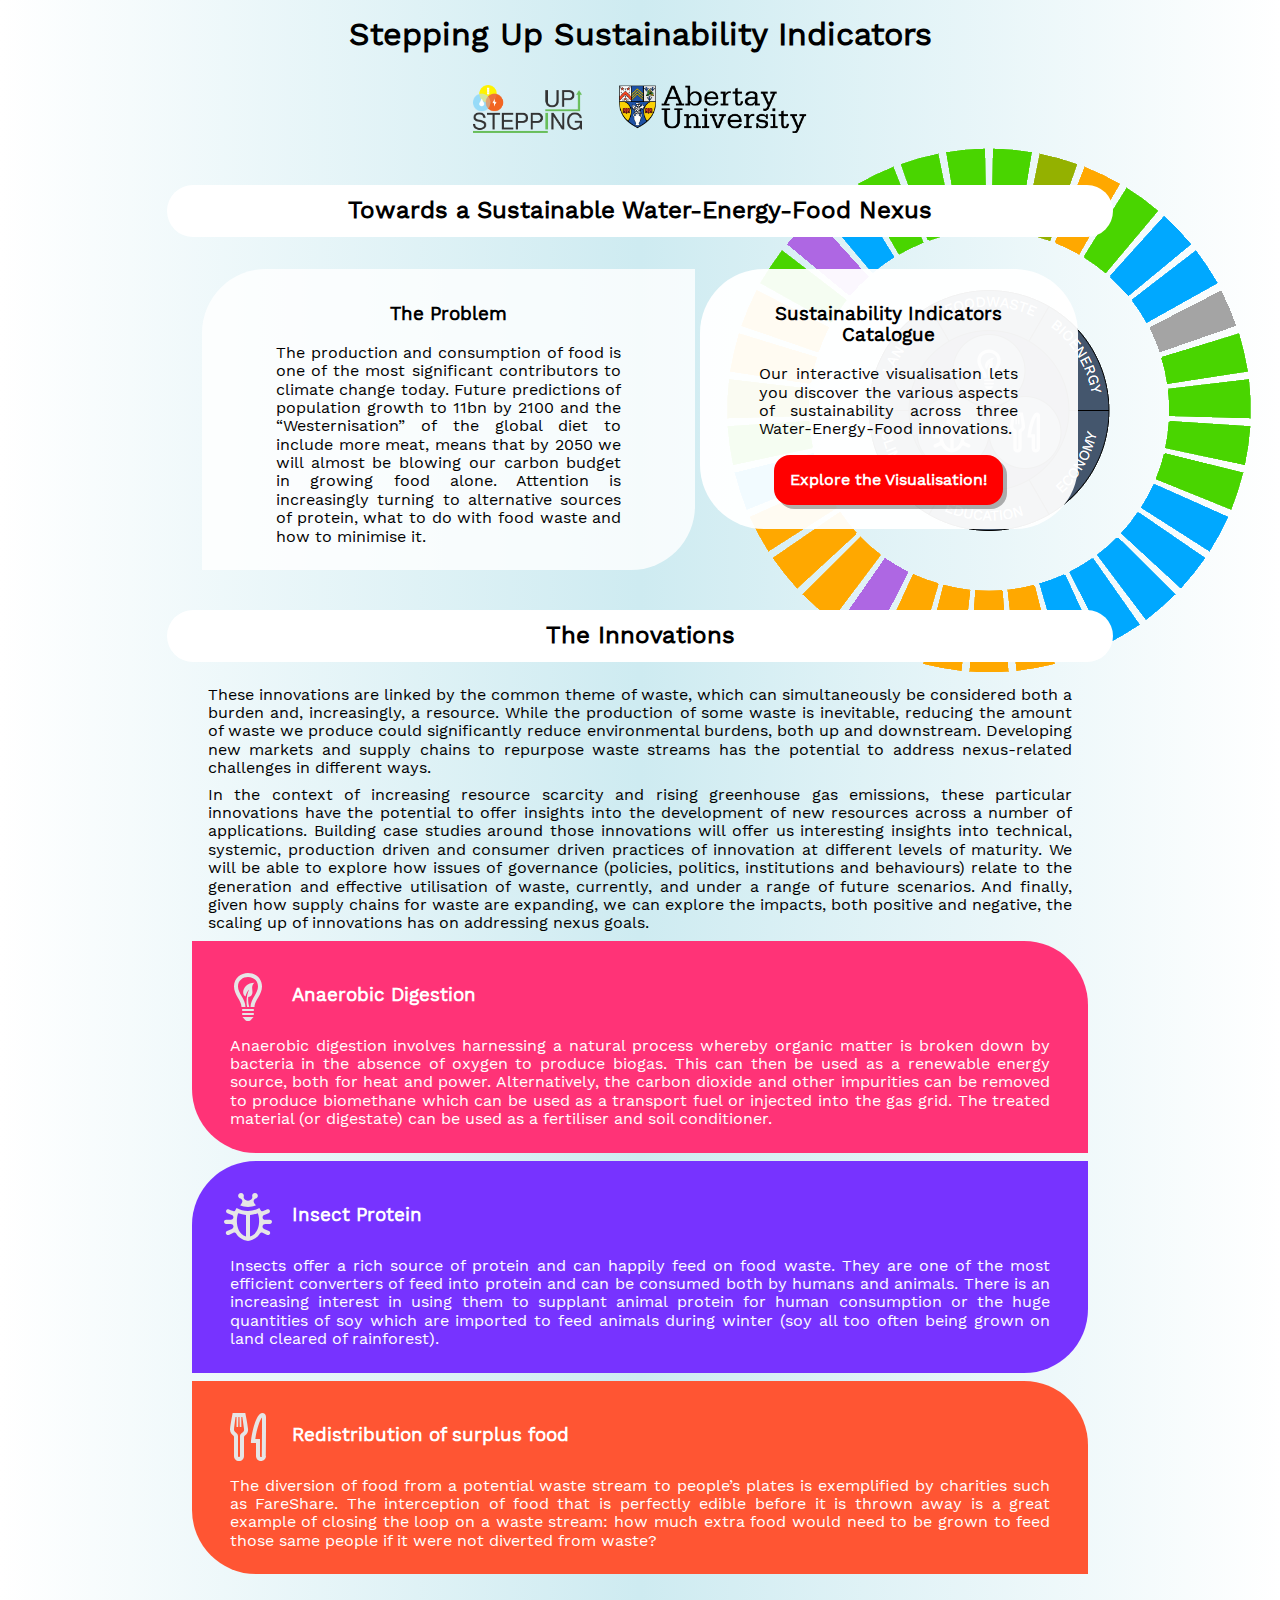
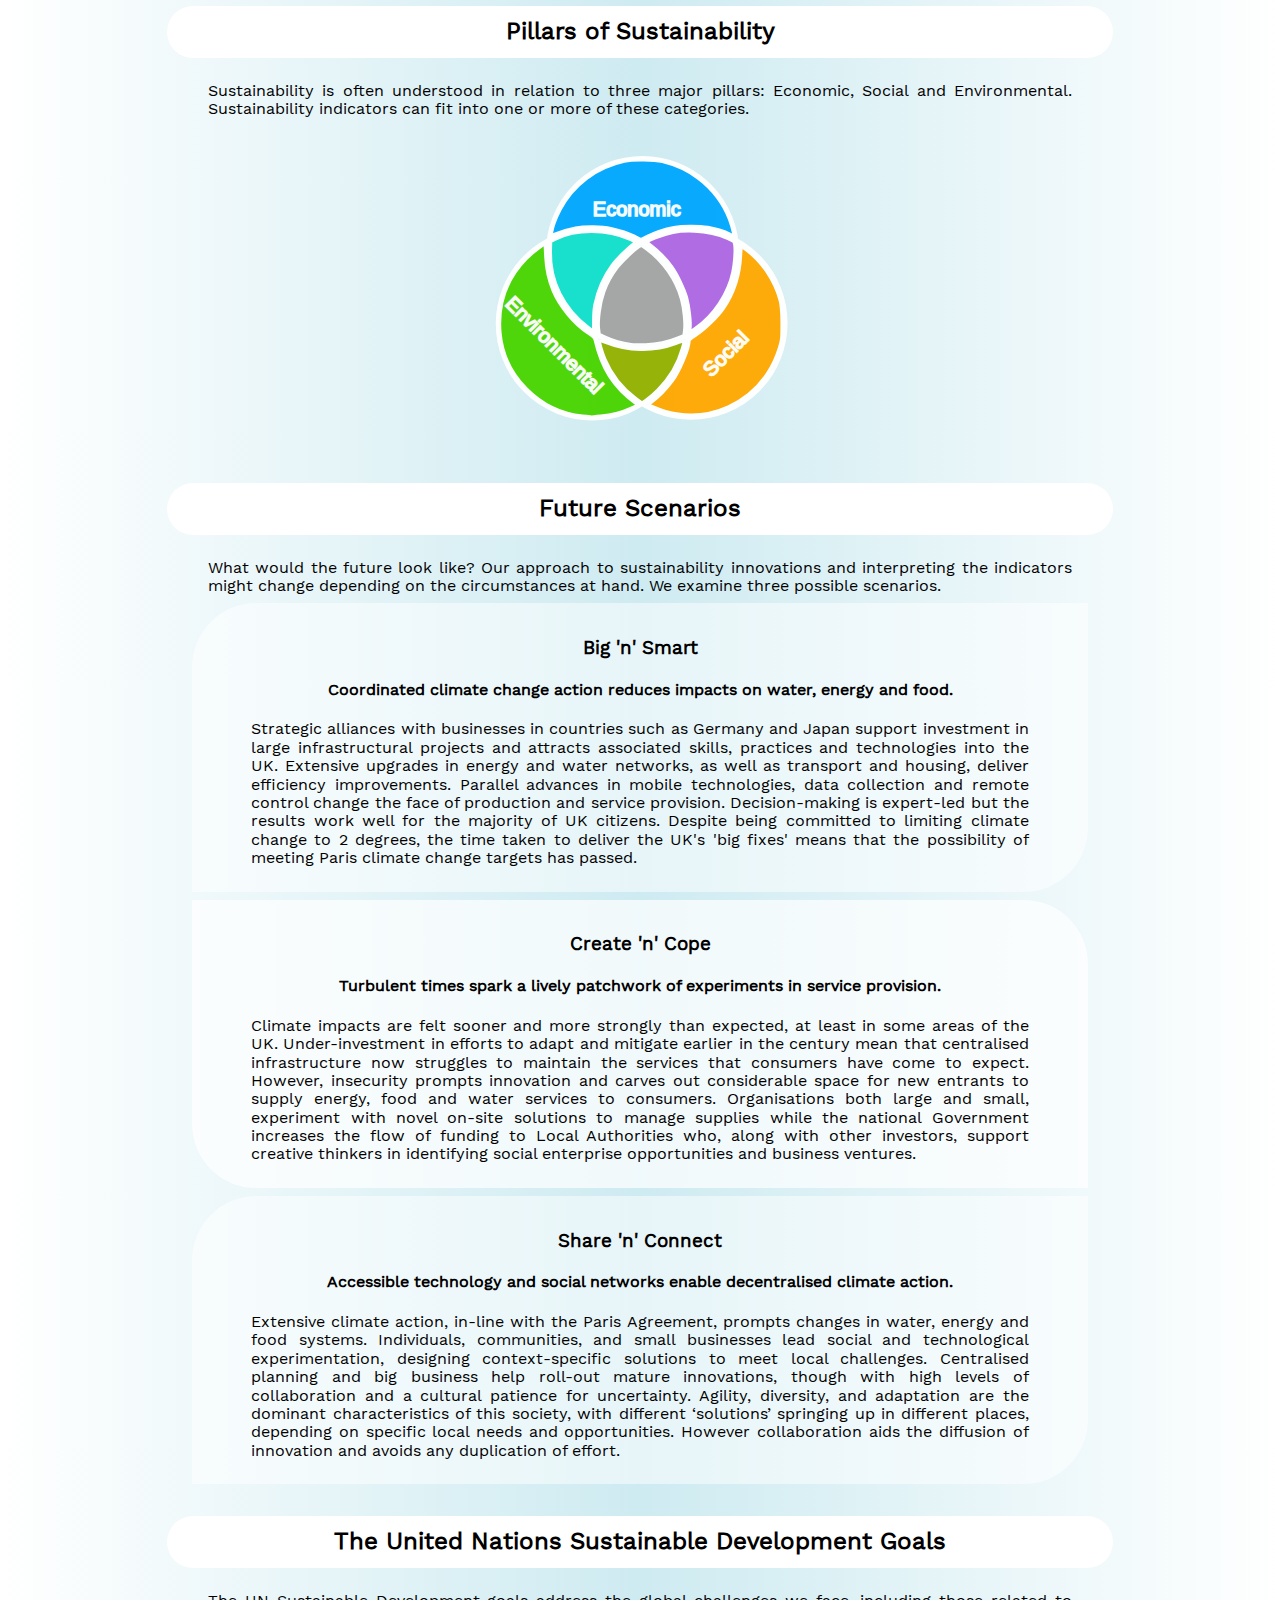
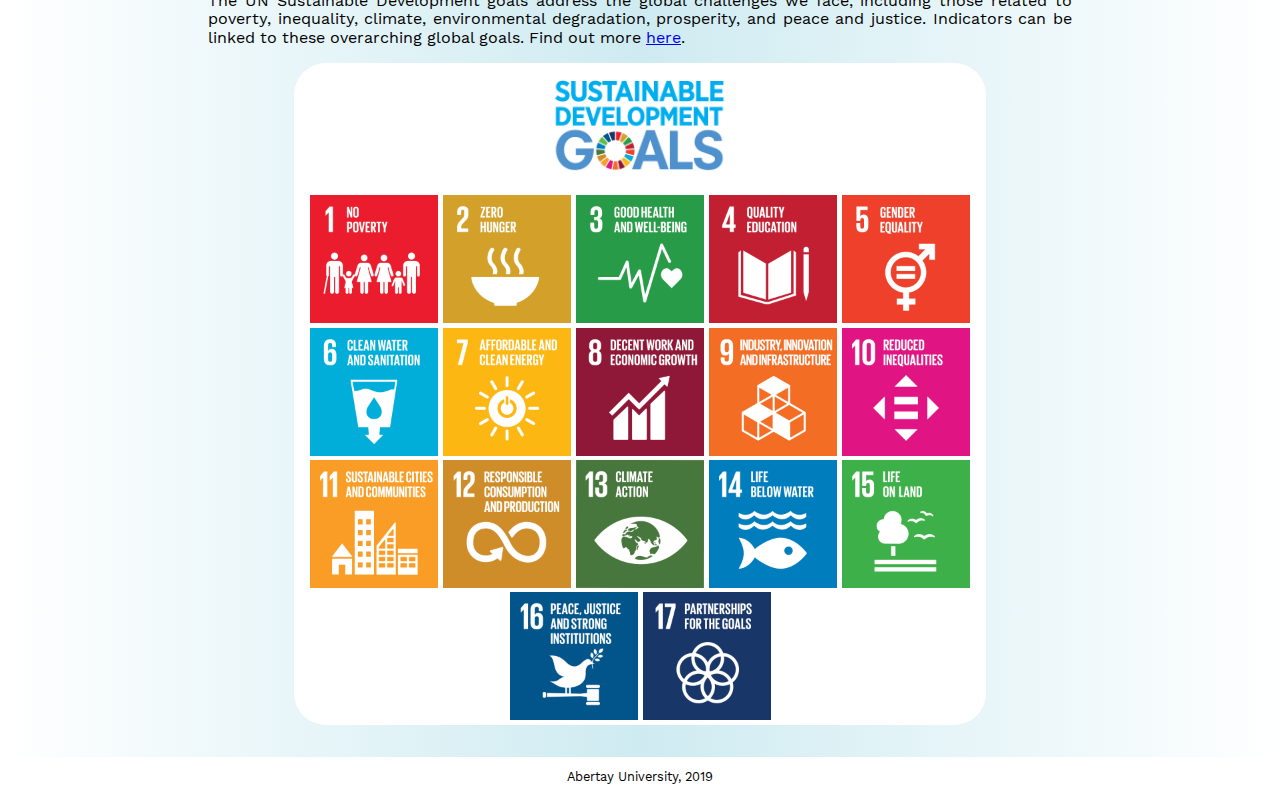
<file: docs/index.html>
<!doctype html>
<html lang="en">
	<head>
		<meta charset="utf-8">
		<meta name="robots" content="noindex, nofollow">
		<meta name="robots" content="nosnippet">
		<meta name="googlebot" content="nosnippet">
		<meta property="og:title" content="STEPPING UP - SUSTAINABILITY INDICATORS">
		<meta property="og:type" content="website">
		<meta property="og:description" content="An interactive catalogue of sustainability indicators.">
		<title>STEPPING UP - SUSTAINABILITY INDICATORS</title>
		<meta name="description" content="An interactive catalogue of sustainability indicators.">
		<meta name="keywords" content="sustainability, indicators, catalogue">
		<link href="css/normalize.css" rel="stylesheet">
		<link href="css/landing.css" rel="stylesheet">
	</head>
	<body>
		<header id="header">
			<h1>Stepping Up Sustainability Indicators</h1>
			<a href="http://steppingupnexus.org.uk/" target="_blank"><img id="steppingupLogo" class="header-logo" src="img/SteppingUp_logo_rgb.png" alt="SteppingUp Logo"></a>
			<a href="https://www.abertay.ac.uk/" target="_blank"><img id="abertayLogo" class="header-logo" src="img/abertay_logo_colour_transparent.png" alt="Abertay University Logo"></a>
		</header>
		<main id="main">
			<section>
				<h2>Towards a Sustainable Water-Energy-Food Nexus</h2>
				<section id="about">
					<h3>The Problem</h3>
					<p>
					The production and consumption of food is one of the most significant contributors to climate change today. Future predictions of population growth to 11bn by 2100 and the “Westernisation” of the global diet to include more meat, means that by 2050 we will almost be blowing our carbon budget in growing food alone. Attention is increasingly turning to alternative sources of protein, what to do with food waste and how to minimise it.
					</p>
				</section>
				<img id="visImage" src="img/catalogue.png">
				<section id="callForAction">
					<h3>Sustainability Indicators Catalogue</h3>
					<p>Our interactive visualisation lets you discover the various aspects of sustainability across three Water-Energy-Food innovations.</p>
					<a href="vis.html" target="_blank">Explore the Visualisation!</a>
				</section>
			</section>
			<section id="innovationsSection">
				<h2>The Innovations</h2>
				<p>
				These innovations are linked by the common theme of waste, which can simultaneously be considered both a burden and, increasingly, a resource. While the production of some waste is inevitable, reducing the amount of waste we produce could significantly reduce environmental burdens, both up and downstream. Developing new markets and supply chains to repurpose waste streams has the potential to address nexus-related challenges in different ways.
				</p>
				<p>
				In the context of increasing resource scarcity and rising greenhouse gas emissions, these particular innovations have the potential to offer insights into the development of new resources across a number of applications. Building case studies around those innovations will offer us interesting insights into technical, systemic, production driven and consumer driven practices of innovation at different levels of maturity. We will be able to explore how issues of governance (policies, politics, institutions and behaviours) relate to the generation and effective utilisation of waste, currently, and under a range of future scenarios. And finally, given how supply chains for waste are expanding, we can explore the impacts, both positive and negative, the scaling up of innovations has on addressing nexus goals.
				</p>
				<section id="adInnovation">
					<img src="img/iconmonstr-light-bulb-6w.svg" alt="">
					<h3>Anaerobic Digestion</h3>
					<p>
					Anaerobic digestion involves harnessing a natural process whereby organic matter is broken down by bacteria in the absence of oxygen to produce biogas. This can then be used as a renewable energy source, both for heat and power. Alternatively, the carbon dioxide and other impurities can be removed to produce biomethane which can be used as a transport fuel or injected into the gas grid. The treated material (or digestate) can be used as a fertiliser and soil conditioner.
					</p>
				</section>
				<section id="ipInnovation">
					<img src="img/iconmonstr-bug-4w.svg" alt="">
					<h3>Insect Protein</h3>
					<p>
					Insects offer a rich source of protein and can happily feed on food waste. They are one of the most efficient converters of feed into protein and can be consumed both by humans and animals. There is an increasing interest in using them to supplant animal protein for human consumption or the huge quantities of soy which are imported to feed animals during winter (soy all too often being grown on land cleared of rainforest).
					</p>
				</section>
				<section id="frInnovation">
					<img src="img/iconmonstr-eat-4w.svg" alt="">
					<h3>Redistribution of surplus food</h3>
					<p>
					The diversion of food from a potential waste stream to people’s plates is exemplified by charities such as FareShare. The interception of food that is perfectly edible before it is thrown away is a great example of closing the loop on a waste stream: how much extra food would need to be grown to feed those same people if it were not diverted from waste?
					</p>
				</section>
			</section>
			<section id="pillarsSection">
				<h2>Pillars of Sustainability</h2>
				<p>Sustainability is often understood in relation to three major pillars: Economic, Social and Environmental. Sustainability indicators can fit into one or more of these categories.</p>
				<img src="img/pillars.svg" alt="Diagram of Economic, Social and Environmental Pillars of Sustainability and their intersections.">
			</section>
			<section id="futureScenariosSection">
				<h2>Future Scenarios</h2>
				<p>What would the future look like? Our approach to sustainability innovations and interpreting the indicators might change depending on the circumstances at hand. We examine three possible scenarios.</p>
				<section id="bns">
					<h3>Big 'n' Smart</h3>
					<h4>Coordinated climate change action reduces impacts on water, energy and food.</h4>
					<p>
Strategic alliances with businesses in countries such as Germany and Japan support investment in large infrastructural projects and attracts associated
skills, practices and technologies into the UK. Extensive upgrades in energy and water networks, as well as transport and housing, deliver efficiency
improvements. Parallel advances in mobile technologies, data collection and remote control change the face of production and service provision.
Decision-making is expert-led but the results work well for the majority of UK citizens. Despite being committed to limiting climate change to 2 degrees,
the time taken to deliver the UK's 'big fixes' means that the possibility of meeting Paris climate change targets has passed.
					</p>
				</section>
				<section id="cnc">
					<h3>Create 'n' Cope</h3>
					<h4>Turbulent times spark a lively patchwork of experiments in service provision.</h4>
					<p>
Climate impacts are felt sooner and more strongly than expected, at least in some areas of the UK. Under-investment in efforts to adapt and mitigate
earlier in the century mean that centralised infrastructure now struggles to maintain the services that consumers have come to expect. However,
insecurity prompts innovation and carves out considerable space for new entrants to supply energy, food and water services to consumers. Organisations
both large and small, experiment with novel on-site solutions to manage supplies while the national Government increases the flow of funding to Local
Authorities who, along with other investors, support creative thinkers in identifying social enterprise opportunities and business ventures.
					</p>
				</section>
				<section id="snc">
					<h3>Share 'n' Connect</h3>
					<h4>Accessible technology and social networks enable decentralised climate action.</h4>
					<p>
Extensive climate action, in-line with the Paris Agreement, prompts changes in water, energy and food systems. Individuals, communities, and
small businesses lead social and technological experimentation, designing context-specific solutions to meet local challenges. Centralised
planning and big business help roll-out mature innovations, though with high levels of collaboration and a cultural patience for uncertainty.
Agility, diversity, and adaptation are the dominant characteristics of this society, with different ‘solutions’ springing up in different places,
depending on specific local needs and opportunities. However collaboration aids the diffusion of innovation and avoids any duplication of effort.
					</p>
				</section>
			</section>
			<section id="unsdgSection">
				<h2>The United Nations Sustainable Development Goals</h2>
				<p>The UN Sustainable Development goals address the global challenges we face, including those related to poverty, inequality, climate, environmental degradation, prosperity, and peace and justice. Indicators can be linked to these overarching global goals. Find out more <a href="https://www.un.org/sustainabledevelopment/" target="_blank">here</a>.</p>
				<div id="unsdgIcons">
					<img src="img/E_SDG_logo_No_UN_Emblem_square_rgb.png" alt="UNSDG Logo">
					<br>
					<img src="img/sdg_icons/E_SDG goals_icons-individual-rgb-1.png" alt="UNSDG1">
					<img src="img/sdg_icons/E_SDG goals_icons-individual-rgb-2.png" alt="UNSDG2">
					<img src="img/sdg_icons/E_SDG goals_icons-individual-rgb-3.png" alt="UNSDG3">
					<img src="img/sdg_icons/E_SDG goals_icons-individual-rgb-4.png" alt="UNSDG4">
					<img src="img/sdg_icons/E_SDG goals_icons-individual-rgb-5.png" alt="UNSDG5">
					<img src="img/sdg_icons/E_SDG goals_icons-individual-rgb-6.png" alt="UNSDG6">
					<img src="img/sdg_icons/E_SDG goals_icons-individual-rgb-7.png" alt="UNSDG7">
					<img src="img/sdg_icons/E_SDG goals_icons-individual-rgb-8.png" alt="UNSDG8">
					<img src="img/sdg_icons/E_SDG goals_icons-individual-rgb-9.png" alt="UNSDG9">
					<img src="img/sdg_icons/E_SDG goals_icons-individual-rgb-10.png" alt="UNSDG10">
					<img src="img/sdg_icons/E_SDG goals_icons-individual-rgb-11.png" alt="UNSDG11">
					<img src="img/sdg_icons/E_SDG goals_icons-individual-rgb-12.png" alt="UNSDG12">
					<img src="img/sdg_icons/E_SDG goals_icons-individual-rgb-13.png" alt="UNSDG13">
					<img src="img/sdg_icons/E_SDG goals_icons-individual-rgb-14.png" alt="UNSDG14">
					<img src="img/sdg_icons/E_SDG goals_icons-individual-rgb-15.png" alt="UNSDG15">
					<img src="img/sdg_icons/E_SDG goals_icons-individual-rgb-16.png" alt="UNSDG16">
					<img src="img/sdg_icons/E_SDG goals_icons-individual-rgb-17.png" alt="UNSDG17">
				</div>
			</section>
		</main>
		<footer>
			Abertay University, 2019
		</footer>
	</body>
</html>
</file>
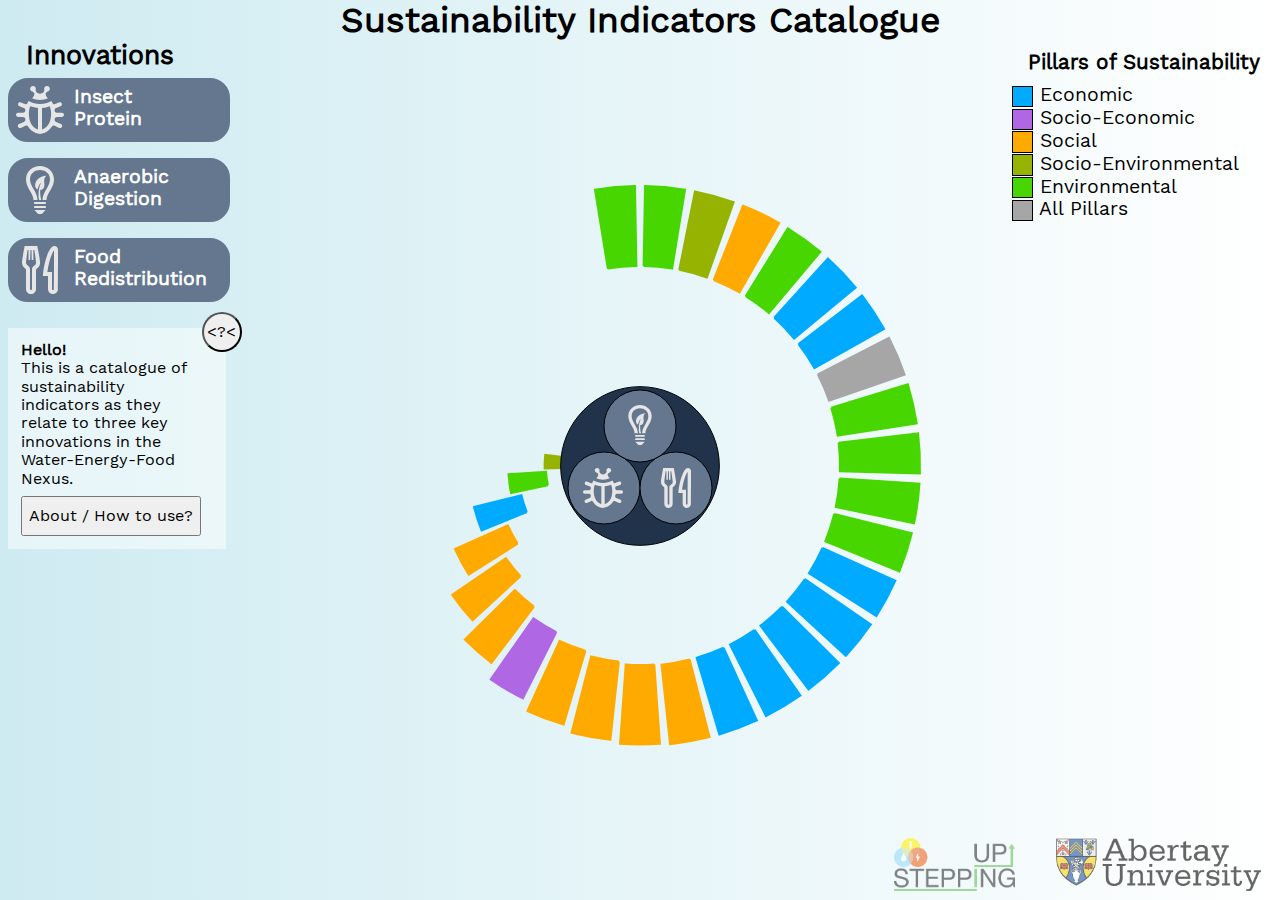
<file: docs/vis.html>
<!doctype html>
<html lang="en">
	<head>
		<meta charset="utf-8">
		<meta name="robots" content="noindex, nofollow">
		<meta name="robots" content="nosnippet">
		<meta name="googlebot" content="nosnippet">
		<meta property="og:title" content="STEPPING UP - SUSTAINABILITY INDICATORS">
		<meta property="og:type" content="website">
		<meta property="og:description" content="An interactive catalogue of sustainability indicators.">
		<title>STEPPING UP - SUSTAINABILITY INDICATORS</title>
		<meta name="description" content="An interactive catalogue of sustainability indicators.">
		<meta name="keywords" content="sustainability, indicators, catalogue">
		<link href="css/normalize.css" rel="stylesheet">
		<link href="css/catalogue.css" rel="stylesheet">
	</head>
	<body>
		<header id="header">
			<h1>Sustainability Indicators Catalogue</h1>
		</header>
		<main id="main">
			<svg id="svgCanvas"></svg>
			<div id="innovations">
				<h2>Innovations</h2>
				<button id="ipBtn" onclick="changeData('InsectProteinInnovation', this, document.getElementById('ipIcon'))"><img src="img/iconmonstr-bug-4w.svg">Insect <br>Protein</button>
				<button id="adBtn" onclick="changeData('ADInnovation', this, document.getElementById('adIcon'))"><img src="img/iconmonstr-light-bulb-6w.svg">Anaerobic Digestion</button>
				<button id="frBtn" onclick="changeData('FoodRedistributionInnovation', this, document.getElementById('frIcon'))"><img src="img/iconmonstr-eat-4w.svg">Food Redistribution</button>
			</div>
			<section id="welcomeMessage">
				<button id="toggleWelcome" onclick="toggleWelcome()">&lt;?&lt;</button>
				<h4>Hello!</h4> 
				<p>This is a catalogue of sustainability indicators as they relate to three key innovations in the Water-Energy-Food Nexus.</p>
				<button id="showHelp" onclick="showHelp()">About / How to use?</button>
			</section>
			<div id="legend">
				<h3>Pillars of Sustainability</h3>
				<ul id="pillars">
					<li><span id="ecPillar"> </span> Economic</li>
					<li><span id="socEcPillar"> </span> Socio-Economic</li>
					<li><span id="socPillar"> </span> Social</li>
					<li><span id="socEnvPillar"> </span> Socio-Environmental</li>
					<li><span id="envPillar"> </span> Environmental</li>
					<li><span id="allPillar"> </span> All Pillars</li>
				</ul>
			</div>
			<section id="indicatorDetails" hidden>
				<button id="backButton" onclick="goback()">x</button>
				<h2 id="iTitle">Indicator Title</h2>
				<p id="iDefinition"></p>
				<p id="iProperties">
					<span id="driverBarrier"></span>
					<span id="upDown"></span>
				</p>
				<section id="futureSection">
					<h3>Future Scenarios</h3>
					<div id="futureScenarioButtonsDiv">
						<button id="bns" class="futureScenarioButton">Big 'n' Smart</button><button id="cnc" class="futureScenarioButton">Create 'n' Cope</button><button id="snc" class="futureScenarioButton">Share 'n' Connect</button>
					</div>
					<div id="futureScenario">
					</div>
				</section>
				<div id="sdgDiv">
					<h3>Relation to UN Sustainable Development Goals</h3>
					<table>
						<tbody>
							<tr>
								<td>
									<a href="http://steppingupnexus.org.uk/" target="_blank"><img id="steppingupLogoSdg" src="img/SteppingUp_logo_rgb.png" alt="SteppingUp Logo"></a>
								</td>
								<td id="sdgIcons">
									<a href="https://www.un.org/sustainabledevelopment/" target="_blank"><img id="sdgLogo" src="img/E_SDG_logo_No_UN_Emblem_square_rgb.png" alt="United Nations Sustainable Development Goals Logo"></a>
									<span id="unsdg"></span>
								</td>
							</tr>
						</tbody>
					</table>
				</div>
			</section>
			<section id="helpSection" hidden="true">
				<button id="closeHelp" onclick="closeHelp()">x</button>
				<h3>About</h3>
				<p>
				The Catalogue of indicators gives an indication of how each innovation can support nexus goals across the sectors of Water, Energy and Food and links to the 17 UN Sustainable Development Goals SDGs. It also highlights important indicators of sustainability across the 3 pillars, ie Environmental, Economic and Social and where these indicators act as a driver or barrier to the scaling up of the innovation. 
				The catalogue of indicators is part of the Decision Support Toolkit that was developed as part of the <a href="http://steppingupnexus.org.uk" target="_blank">Stepping Up project</a>. We have deliberately avoided focussing too much on economic factors as this was not the focus of the project, a number of <a href="https://github.com/AbdulSalam2016/SADEAT-Stochastic-Combined-Heat-and-Power-Anaerobic-Digestion-Economic-Assessment-Tool/releases/tag/1.0.2" target="_blank">other tools</a> exist for this purpose.  
				We have tried to give an indication of how the three different innovations could promote sustainability and also to give an indication of how the 3 possible future scenarios (based on the UK in 2050) could impact this. 
				</p>
				<h3>How to Use</h3>
				<ul>
					<li>Press an innovation on the left or in the centre to reveal the applicable indicators.</li>
					<li>Explore the indicators by category by pressing on the six perspective categories around the centre.</li>
					<li>Press on a colour-coded indicator piece to find out more.</li>
				</ul>
			</section>
		</main>
		<footer>
			<a href="http://steppingupnexus.org.uk/" target="_blank"><img id="steppingupLogo" class="footer-logo" src="img/SteppingUp_logo_rgb.png" alt="SteppingUp Logo"></a>
			<a href="https://www.abertay.ac.uk/" target="_blank"><img id="abertayLogo" class="footer-logo" src="img/abertay_logo_colour_transparent.png" alt="Abertay University Logo"></a>
		</footer>
		<!-- Internet Explorer 'Promise' polyfill: https://github.com/taylorhakes/promise-polyfill -->
		<script src="lib/promise-polyfill/polyfill.min.js"></script>
		<!-- Internet Explorer 'fetch' polyfill: https://github.com/github/fetch -->
		<script src="lib/fetch-3.0.0/fetch.umd.js"></script>
		<!-- D3 Library: https://github.com/d3/d3/wiki -->
		<script src="lib/d3/d3.min.js"></script>
		<!-- Main Code -->
		<script src="js/indicators.js"></script>
	</body>
</html>
</file>
<file: docs/css/landing.css>
@font-face {
	font-family: 'Work Sans';
	font-style: normal;
	font-weight: 400;
	src: url('../fnt/Work_Sans/WorkSans-Regular.ttf');
}

body {
	font-family: 'Work Sans', sans-serif;
	background: rgb(206, 235, 241);
	background: -webkit-linear-gradient(to left, #fff, rgb(206, 235, 241));
	background: linear-gradient(to left, #fff, rgb(206, 235, 241), #fff);
	/*background-image: url('../img/background.png');*/
}

header {
	text-align: center;
	background: none;
}

.header-logo {
	height: 3em;
	margin: 1em;
}

main {
	overflow: hidden;
}

h1 {
	display: block;
	margin: 0.5em auto;
	text-align: center;
	vertical-align: middle;
	background: none;
}

h2 {
	text-align: center;
	background-color: white;
	border-radius: 2em;
	width: 80%;
	margin: 1em auto;
	padding: 0.5em;
}

h3 {
	text-align: center;
	margin: 1em;
}

section {
	text-align: center;
	margin: 2em auto;
	width: 90%;
}

@media only screen and (orientation: portrait) {
	section {
		width: 99%;
	}	
}

section section {
	width: 75%;
	margin: 0.5em auto;
	padding: 1em;
	vertical-align: top;
	
	background: hsla(0, 0%, 100%, 0.8);
}

section p {
	text-align: justify;
	width: 75%;
	margin: 0.5em auto;
}

#innovationsSection section p {
	clear: both;
	text-align: justify;
	width: 95%;
}

footer {
	text-align: center;
	font-size: 0.8em;
	padding: 1em;
	background-color: white;
}

#visImage {
	position: absolute;
	right: 20px;
	top: 140px;
	z-index: -1;
}

#about {
	display: inline-block;
	width: 40%;
	background: hsla(0, 0%, 100%, 0.8);
	border-radius: 4em 0 4em 0;
}

#pillarsSection img {
	height: 20em;
}

#callForAction {
	display: inline-block;
	width: 30%;
	background: hsla(0, 0%, 100%, 0.95);
	border-radius: 4em;
}

#callForAction a {
	display: inline-block;
	color: white;
	font-weight: bold;
	background-color: red;
	text-decoration: none;
	padding: 1em;
	margin: 0.5em;
	border-radius: 1em;
	box-shadow: 4px 4px hsla(0, 0%, 0%, 0.3);
}

#callForAction a:hover {
	background-color: hsl(0, 100%, 40%);
}

#bns, #snc {
	border-radius: 4em 0 4em 0;
	background: hsla(0, 0%, 100%, 0.5);
}

#cnc {
	border-radius: 0 4em 0 4em;
	background: hsla(0, 0%, 100%, 0.7);
}

#futureScenariosSection section p {
	width: 90%;
}

#innovationsSection section img {
	width: 3em;
	height: 3em;
	margin: 1em;
	float: left;
}

#innovationsSection h3 {
	text-align: left;
	margin: 1.5em;
	padding-left: 3em;
}

#adInnovation {
	background: hsl(340, 100%, 60%);
	color: white;
	border-radius: 0 4em 0 4em;
}

#ipInnovation {
	background: hsl(260, 100%, 60%);
	color: white;
	border-radius: 4em 0 4em 0;
}

#frInnovation {
	background: hsl(10, 100%, 60%);
	color: white;
	border-radius: 0 4em 0 4em;
}


#envPillar {
	background: hsl(100, 100%, 42%);
	color: white;
}

#ecPillar {
	background: hsl(200, 100%, 50%);
	color: white;
}

#socPillar {
	background: hsl(40, 100%, 50%);
	color: white;
}

#unsdgIcons {
	width: 60%;
	margin: 0 auto;
	margin-top: 1em;
	background-color: white;
	border-radius: 2em;
}

#unsdgIcons img {
	height: 8em;
	background: white;
}
</file>
<file: docs/css/catalogue.css>
@font-face {
	font-family: 'Work Sans';
	font-style: normal;
	font-weight: 400;
	src: url('../fnt/Work_Sans/WorkSans-Regular.ttf');
}

/* must be defined here for Internet Explorer */
text, textPath, .nopointer {
	pointer-events: none;
}

body {
	font-family: 'Work Sans', sans-serif;
	background: rgb(206, 235, 241);
	background: -webkit-linear-gradient(to left, #fff, rgb(206, 235, 241));
	background: linear-gradient(to left, #fff, rgb(206, 235, 241));
	/*background-image: url('../img/background.png');*/
}

#indicatorDetails, header, footer {
	font-size: 1.1em;
}

header {
	text-align: center;
	background: none;
}

main {
	overflow: hidden;
}

h1 {
	position: absolute;
	display: block;
	margin: 0 auto;
	text-align: center;
	vertical-align: middle;
	background: none;
	left: 0;
	right: 0;
}

#svgCanvas {
	margin: 0;
	background-color: none;
	overflow-y: auto;
}

footer {
	position: fixed;
	right: 0;
	bottom: 0;
}

.footer-logo {
	height: 3em;
	margin: 0.5em 1em;
	vertical-align: middle;
	opacity: 0.6;
}

.footer-logo:hover {
	opacity: 1;
}

#innovations {
	font-size: 1.1em;
	position: absolute;
	top: 40px;
	left: 0;
	width: 15em;
	text-align: left;
}

#legend {
	font-size: 1.1em;
	position: absolute;
	top: 51px;
	right: 4px;
	width: 15em;
	text-align: center;
}

#innovations button {
	font-size: 1.1em;
	font-family: 'Work Sans', sans-serif;
	text-align: left;
	
	width: 11.5em;
	margin: 0.4em;
	padding: 4px;
	
	font-weight: bold;
	vertical-align: middle;
	color: white;
	background-color: #64778f;
	border: 4px solid #64778f;
	border-radius: 20px;
	
	transition-duration: 200ms;
	transition-property: color, background-color, border;
}

#innovations h2 {
	margin: 0;
	margin-left: 1em;
} 

#legend h3 {
	margin: 0;
}

#innovations button:hover {
	border: 4px solid black;
}

#innovations button.selected {
	background-color: red;
	border: 4px solid red;
	transition-duration: 200ms;
	transition-property: color, background-color, border;
}

#innovations button.selected:hover {
	background-color: red;
	border: 4px solid black;
}

#innovations button img {
	width: 2.5em;
	height: 2.5em;
	float: left;
	margin-right: 0.5em;
	vertical-align: middle;
}

#legend ul {
	font-size: 1.1em;
	list-style: none;
	padding-left: 0;
	margin-top: 0.5em;
	text-align: left;
}

#ecPillar, #socPillar, #envPillar,
#socEnvPillar, #socEcPillar, #allPillar {
	display: inline-block;
	vertical-align: middle;
	width: 1em;
	height: 1em;
	border: 1px solid black;
}

#ecPillar {
	background-color: hsl(200, 100%, 50%);
}

#socPillar {
	background-color: hsl(40, 100%, 50%);
}

#envPillar {
	background-color: hsl(100, 100%, 42%);
}

#socEnvPillar {
	background-color: hsl(70, 100%, 35%);
}

#socEcPillar {
	background-color: hsl(275, 70%, 65%);
}

#allPillar {
	background-color: hsl(100, 0%, 65%);
}

/**/
/**/
/**/

#welcomeMessage {
	position: absolute;
	top: 20.5em;
	left: 0.5em;
	width: 12em;
	background-color: hsla(0, 0%, 100%, 0.5);
	padding: 0.8em;
	text-align: left;
}

#welcomeMessage p {
	margin: 0;
	padding-right: 0.8em;
}

#welcomeMessage #toggleWelcome {
	position: absolute;
	top: -16px;
	right: -16px;
	margin: 0;
	font-size: 1.0em;
	padding: 0.2em;
	/*padding-top: 0em;*/
	width: 2.5em;
	height: 2.5em;
	border-radius: 4em;
	font-family: 'Work Sans', sans-serif;
}

#welcomeMessage button:hover {
	background-color: #eee;
}

#welcomeMessage h4 {
	margin: 0;
}

#welcomeMessage #showHelp {
	margin-top: 0.5em;
	height: 2.5em;
	font-family: 'Work Sans', sans-serif;
}

#helpSection {
	position: fixed;
	top: 4em;
	right: 4em;
	left: 4em;
	bottom: 4em;
	background-color: hsla(0, 0%, 100%, 0.95);
	text-align: justify;
	font-size: 1.1em;
	padding: 2em;
	overflow-y: auto;
}

#helpSection h3 { 
	text-align: center;
}

#helpSection button {
	position: absolute;
	top: 0;
	right: 0;
	width: 2em;
	height: 2em;
	border-radius: 4em;
	padding-bottom: 0.1em;
}

#helpSection button:hover {
	background-color: #eee;
}

/**/
/**/
/**/

#iProperties {
	margin: 2.5em;
}

#iDefinition {
	width: 65%;
	margin: 0 auto;
}

#driverBarrier, #upDown {
	margin: 1em;
	background-color: white;
	border-radius: 10px;
	padding: 0.5em;
	color: #666;
	font-weight: bold;
}

#indicatorDetails {
	text-align: center;
	position: fixed;
	top: 3em;
	left: 10%;
	right: 10%;
	bottom: 3em;
	background-color: lightgray;
	border: 1px solid #333;
	box-shadow: 6px 6px rgba(70, 70, 70, 0.5);
	overflow-y: auto;
	min-width: 650px;
	color: white;
}

#indicatorDetails h3 {
	color: black;
	margin: 0 auto;
	margin-top: 3em;
	padding: 0.5em;
}

#backButton {
	position: fixed;
	top: 2em;
	right: 17%;
	width: 2em;
	height: 2em;
	font-weight: bold;
	font-family: 'Work Sans', sans-serif;
	background-color: white;
	border-radius: 10em;
	border: 3px solid black;
	box-shadow: 0 3px rgba(100, 100, 100, 0.5);
	transition: 200ms;
}

@media only screen and (max-width: 900px) {
	#backButton {
		position: absolute;
		overflow: visible;
		top: 0px;
		right: 0px;
	}
}


#backButton:hover {
	/*top: 1.8em;*/
	border: 2px solid #333;
	font-size: 1.1em;
	box-shadow: 0 8px rgba(100, 100, 100, 0.5);
	transition: 200ms;
}

#backButton:active {
	outline: none;
	background-color: #aaa;
	top: 2.2em;
	box-shadow: 0 1px rgba(100, 100, 100, 0.5);
	transition: 200ms;
}

#futureSection {
	background-color: white;
	border-radius: 40px;
	width: 80%;
	margin: 0 auto;
	padding-bottom: 1em;
	margin-bottom: 2em;
}

#futureScenario {
	width: 82%;
	text-align: justify;
	margin: 0 auto;
	background-color: #ccc;
	padding: 2em 4%;
	border-radius: 0 0 40px 40px;
	min-width: 460px;
	color: black;
}

#futureScenario h4 {
	margin: 0;
}

#futureScenario.selected {
	background-color: #eee;
}

#futureScenarioButtonsDiv {
	min-width: 500px;
	width: 90%;
	margin: 0 auto;
}

#futureScenarioSection {
	width: 70%;
	margin: 1.5em auto;
	padding: 1em;
	background-color: white;
	border-radius: 40px;
}

.futureScenarioButton {
	margin: 0;
	width: 33.33%;
	height: 3.5em;
	vertical-align: bottom;
	background-color: #ccc;
	border-radius: 2px 2px 0 0;
	font-family: 'Work Sans', sans-serif;
	padding: 0.4em;
	font-weight: bold;
	color: #444;
}

.futureScenarioButton.selected {
	background-color: #eee;
	color: black;
}

.futureScenarioButton.selected:focus {
	outline: none;
	text-decoration: underline;
}

.futureScenarioButton:hover, .futureScenarioButton:active {
	outline: none;
	text-decoration: underline;
}

.sdgImg {
	width: 6em;
	margin: 0.2em;
	vertical-align: middle;
}

#sdgLogo {
	height: 7.0em;
	margin: 0.2em;
	vertical-align: middle;
	padding-left: 1em;
	background-color: white;
}

#steppingupLogoSdg {
	height: 3em;
	margin: 0.2em;
	padding-right: 1em;
	vertical-align: middle;
	background-color: white;
}

#sdgDiv {
	background-color: white;
	max-width: 80%;
	margin: 0 auto;
	margin-bottom: 2em;
	border-radius: 40px;
	min-width: 23em;
}

#sdgDiv table {
	padding: 0.5em;
	margin: 0 auto;
}

#sdgIcons {
	border-left: 2px solid black;
}

@media only screen and (orientation: portrait) {
	#indicatorDetails, header, footer {
		font-size: 1.5em;
	}
	
	#innovations {
		font-size: 1.2em;
		left: 12px;
	}
	
	#innovations button {
		font-size: 1.2em;
	}
	
	#legend {
		font-size: 1.2em;
		right: 12px;
	}
	
	#legend ul {
		font-size: 1.2em;
	}
	
	#indicatorDetails {
		left: 5%;
		right: 5%;
	}
	
	#welcomeMessage {
		top: 23em;
	}
}
</file>
